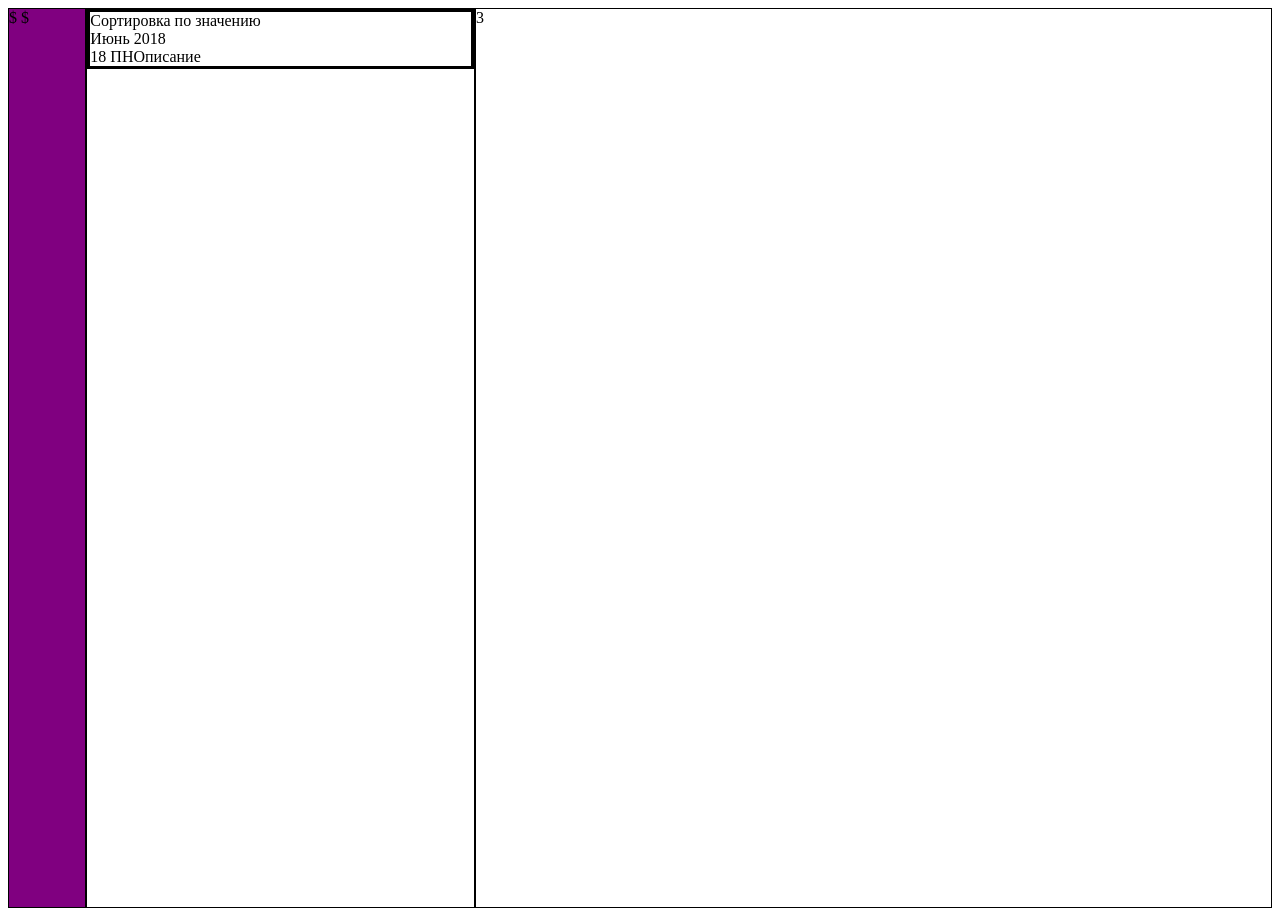
<file: Project/index.html>
<!DOCTYPE html>
<html lang="en">
<head>
    <meta charset="UTF-8">
    <meta name="viewport" content="width=device-width, initial-scale=1.0">
    <title>Проект</title>
    <link rel="stylesheet" href="style.css">
</head>
<body>
    <div class="add">  
        <section class="sidebar">
            <div class = "sidebar_icon">$</div>
            <div class = "sidebar_icon">$</div>
        </section>
        <section class = "navbar">
            <div class = "search"> Сортировка по значению
                <div class = "date"> Июнь 2018 </div>
                <div class = "discription">
                    <div class = "discription__date"> 18 ПН</div>
                    <div class = "discription__text"> Описание</div>
                </div>
            </div>        
        </section>
        
        <section class ="editor">3</section>
    </div>
</body>
</html>
</file>
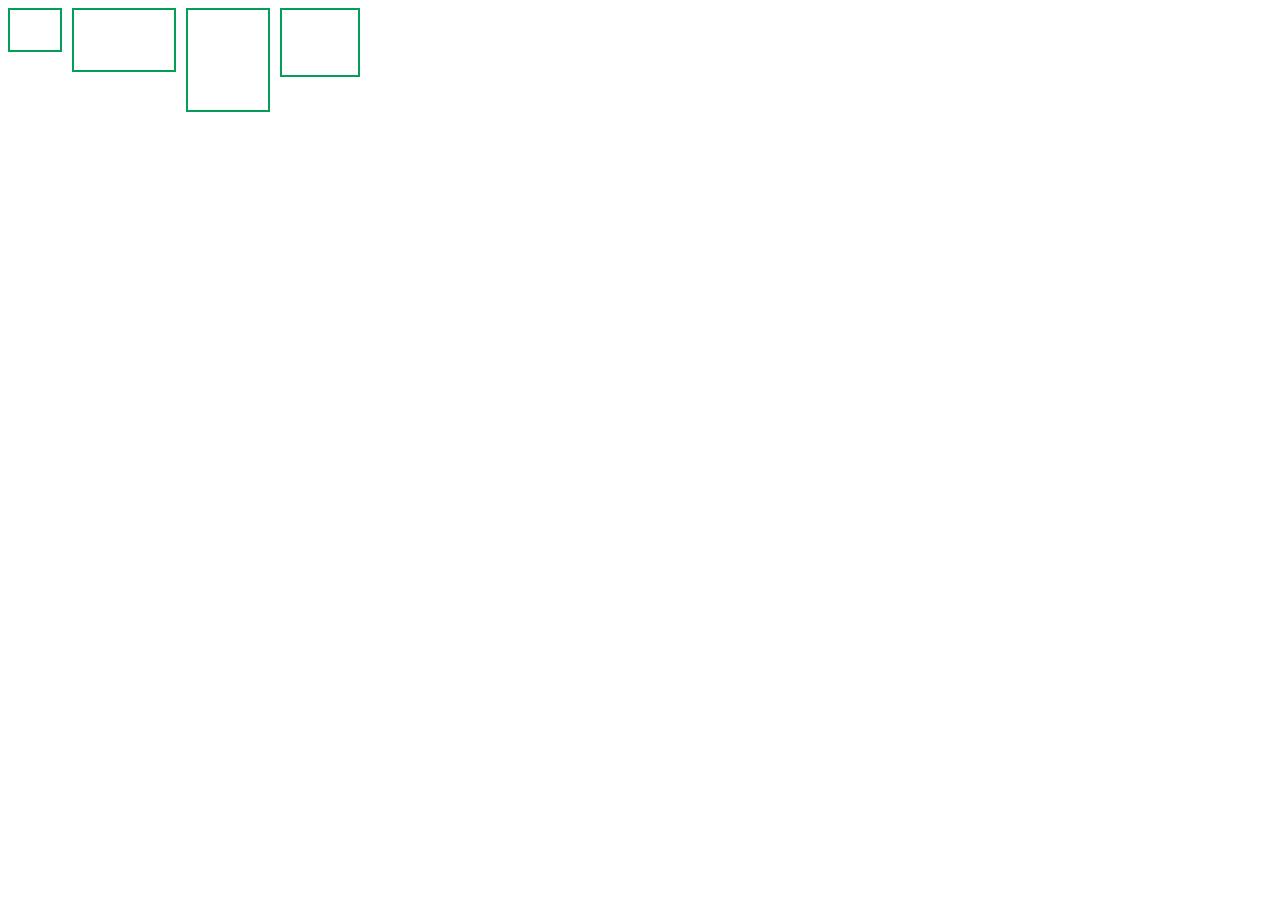
<file: WEB/js квадраты/index.html>
<!DOCTYPE html>
<html lang="ru">
<head>
    <meta charset="UTF-8">
    <meta name="viewport" content="width=device-width, initial-scale=1.0">
    <title>Работа с элементами</title>

    <link rel="stylesheet" href="style.css">
</head>
<body>

    <div id="root"></div>

    <script src="script.js"></script>
</body>
</html>
</file>
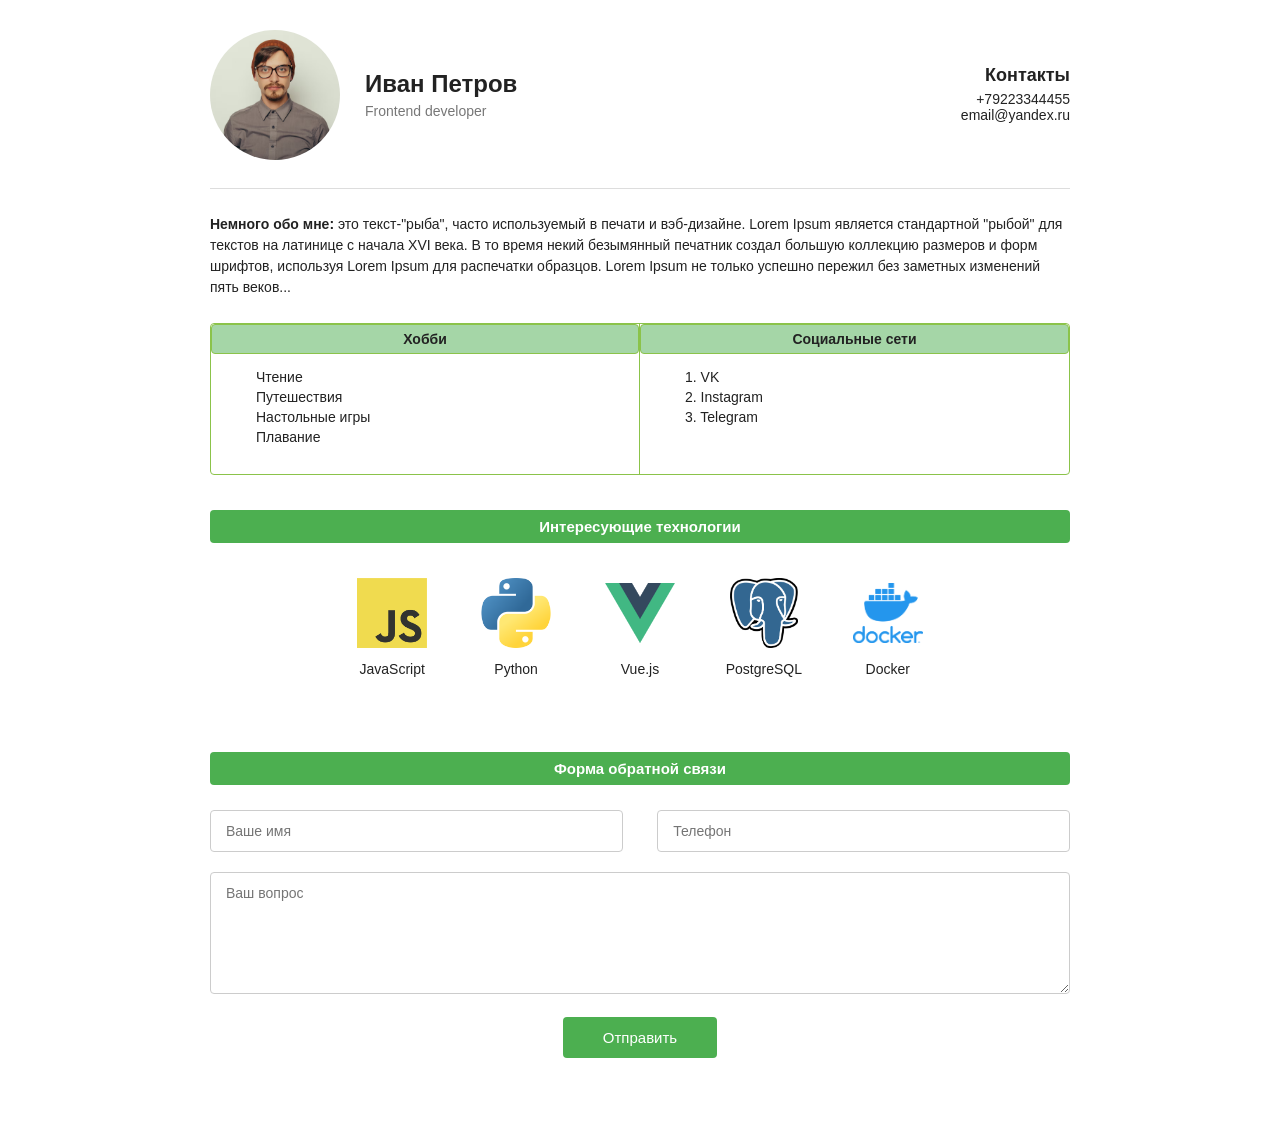
<file: WEB/сайт/index.html>
<!DOCTYPE html>
<html lang="ru">
<head>
    <meta charset="UTF-8">
    <title>Иван Петров - фронтенд разработчик</title>
    <link rel="stylesheet" href="style.css">
</head>
<body>

<div class="wrapper">

    <div class="shapka">
        <div class="avatar-block">
            <img src="image/portrait-interesting-young-man-winter-clothes_158595-911.avif" alt="аватар" class="avatar">
        </div>

        <div class="name-block">
            <div class="name">Иван Петров</div>
            <div class="prof">Frontend developer</div>
        </div>

        <div class="contacts-block">
            <div class="contacts-title">Контакты</div>
            <div class="contact-line">+79223344455</div>
            <div class="contact-line">email@yandex.ru</div>
        </div>
    </div>

    <div class="line"></div>

    <div class="about-block">
        <div class="about-text">
            <span class="bold-text">Немного обо мне:</span> это текст-"рыба", часто используемый в печати и вэб-дизайне.
            Lorem Ipsum является стандартной "рыбой" для текстов на латинице с начала XVI века.
            В то время некий безымянный печатник создал большую коллекцию размеров и форм шрифтов,
            используя Lorem Ipsum для распечатки образцов. Lorem Ipsum не только успешно пережил
            без заметных изменений пять веков...
        </div>
    </div>

    <div class="two-blocks">

        <div class="block-left">
            <div class="block-title">Хобби</div>
            <div class="list-block">
                <div class="list-item">Чтение</div>
                <div class="list-item">Путешествия</div>
                <div class="list-item">Настольные игры</div>
                <div class="list-item">Плавание</div>
            </div>
        </div>

        <div class="block-right">
            <div class="block-title">Социальные сети</div>
            <div class="list-block">
                <div class="list-item">1. VK</div>
                <div class="list-item">2. Instagram</div>
                <div class="list-item">3. Telegram</div>
            </div>
        </div>

    </div>

    
    <div class="tech-block">
        <div class="green-title">Интересующие технологии</div>

        <div class="tech-row">
            <div class="tech-card">
                <img src="image/JavaScript-logo.png" alt="JavaScript">
                <div class="tech-name">JavaScript</div>
            </div>
            <div class="tech-card">
                <img src="image/5968350.png" alt="Python">
                <div class="tech-name">Python</div>
            </div>
            <div class="tech-card">
                <img src="image/Vue.js_Logo_2.svg.webp" alt="Vue.js">
                <div class="tech-name">Vue.js</div>
            </div>
            <div class="tech-card">
                <img src="image/images.png" alt="PostgreSQL">
                <div class="tech-name">PostgreSQL</div>
            </div>
            <div class="tech-card">
                <img src="image/vertical-logo-monochromatic-2822952.png" alt="Docker">
                <div class="tech-name">Docker</div>
            </div>
        </div>
    </div>

    
    <div class="form-block">
        <div class="green-title">Форма обратной связи</div>

        <div class="form">
            <div class="form-row">
                <input type="text" placeholder="Ваше имя" class="input-field">
                <input type="tel" placeholder="Телефон" class="input-field">
            </div>
            <textarea placeholder="Ваш вопрос" rows="6" class="textarea-field"></textarea>
            <div class="button-center">
                <button type="button" class="send-button">Отправить</button>
            </div>
        </div>
    </div>

</div>

</body>
</html>
</file>
<file: Project/style.css>
.add{
    display: flex;
    grid-template-columns: auto;
    height: 100vh;
}

.sidebar {
    
    border: 1px solid black;
    width: calc(10% - 20px);
    background-color: purple;
    
}

.navbar{
    border: 1px solid black;
    width: calc(45% - 30px);
    
}

.editor{
    border: 1px solid black;
    width: calc(90% - 30px);
}
.search{
    border: 3px solid black;
}

.discription {
    display: flex;
}

.sidebar_icon{
    display:inline-flex;
}
</file>
<file: WEB/js квадраты/style.css>
#root {
    display: flex;
    gap: 10px;
    align-items: flex-start;
}

.block {
    border: 2px solid rgb(8, 157, 87);
}
</file>
<file: WEB/сайт/style.css>
* {
    margin: 0;
    padding: 0;
    box-sizing: border-box;
}

body {
    font-family: Arial;
    font-size: 14px;
    color: #222;
    background: white;
    padding-top: 30px;
    padding-bottom: 30px;
}

.wrapper {
    width: 900px;
    margin-left: auto;
    margin-right: auto;
    padding-left: 20px;
    padding-right: 20px;
}

.shapka {
    overflow: hidden;
}

.avatar-block {
    float: left;
    width: 130px;
}

.avatar {
    width: 130px;
    height: 130px;
    border-radius: 50%;
    background: #ddd;
    object-fit: cover;
}

.name-block {
    float: left;
    margin-left: 25px;
    margin-top: 40px;
}

.name {
    font-size: 24px;
    font-weight: bold;
    margin-bottom: 5px;
}

.prof {
    color: #777;
    font-size: 14px;
}

.contacts-block {
    float: right;
    text-align: right;
    margin-top: 35px;
}

.contacts-title {
    font-size: 18px;
    font-weight: bold;
    margin-bottom: 5px;
}

.contact-line {
    font-size: 14px;
}

.line {
    border-top: 1px solid #ddd;
    margin-top: 25px;
    margin-bottom: 25px;
    clear: both;
}

.about-block {
    margin-bottom: 25px;
}

.about-text {
    font-size: 14px;
    line-height: 1.5;
}

.bold-text {
    font-weight: bold;
}

.two-blocks {
    border: 1px solid #8bc34a;
    border-radius: 4px;
    overflow: hidden;
    margin-bottom: 35px;
}

.block-left {
    float: left;
    width: 50%;
    padding: 12px 20px 25px 20px;
    border-right: 1px solid #8bc34a;
}

.block-right {
    float: left;
    width: 50%;
    padding: 12px 20px 25px 20px;
}

.block-title {
    text-align: center;
    background: #a5d6a7;
    border: 1px solid #8bc34a;
    border-radius: 4px;
    padding: 6px;
    font-weight: bold;
    font-size: 14px;
    margin-top: -12px;
    margin-left: -20px;
    margin-right: -20px;
    margin-bottom: 15px;
}

.list-block {
    padding-left: 25px;
}

.list-item {
    margin-bottom: 4px;
    transition: color 0.2s;
}

.list-item:hover {
    color: #4caf50;
    font-weight: bold;
}

.green-title {
    background: #4caf50;
    color: white;
    text-align: center;
    padding: 8px;
    font-weight: bold;
    font-size: 15px;
    border-radius: 4px;
    margin-bottom: 25px;
}

.tech-block {
    margin-bottom: 40px;
}

.tech-row {
    text-align: center;
    padding-top: 10px;
    padding-bottom: 20px;
}

.tech-card {
    display: inline-block;
    width: 120px;
    text-align: center;
    vertical-align: top;
    margin-bottom: 15px;
}

.tech-card img {
    width: 70px;
    height: 70px;
    object-fit: contain;
}

.tech-card img:hover {
    transform: scale(1.1);
    transition: 0.2s;
}

.tech-name {
    margin-top: 10px;
    font-size: 14px;
}


.form-block {
    margin-bottom: 40px;
}

.form-row {
    overflow: hidden;
    margin-bottom: 20px;
}

.input-field {
    float: left;
    width: 48%;
    padding: 12px 15px;
    border: 1px solid #ccc;
    border-radius: 4px;
    font-size: 14px;
    font-family: Arial;
    outline: none;
}

.input-field:first-child {
    margin-right: 4%;
}

.input-field:focus {
    border-color: #4caf50;
}

.textarea-field {
    width: 100%;
    padding: 12px 15px;
    border: 1px solid #ccc;
    border-radius: 4px;
    font-size: 14px;
    font-family: Arial;
    outline: none;
    resize: vertical;
    margin-bottom: 20px;
}

.textarea-field:focus {
    border-color: #4caf50;
}

.button-center {
    text-align: center;
}

.send-button {
    background: #4caf50;
    color: white;
    border: none;
    padding: 12px 40px;
    font-size: 15px;
    border-radius: 4px;
    cursor: pointer;
}

.send-button:hover {
    background: #43a047;
}
</file>
